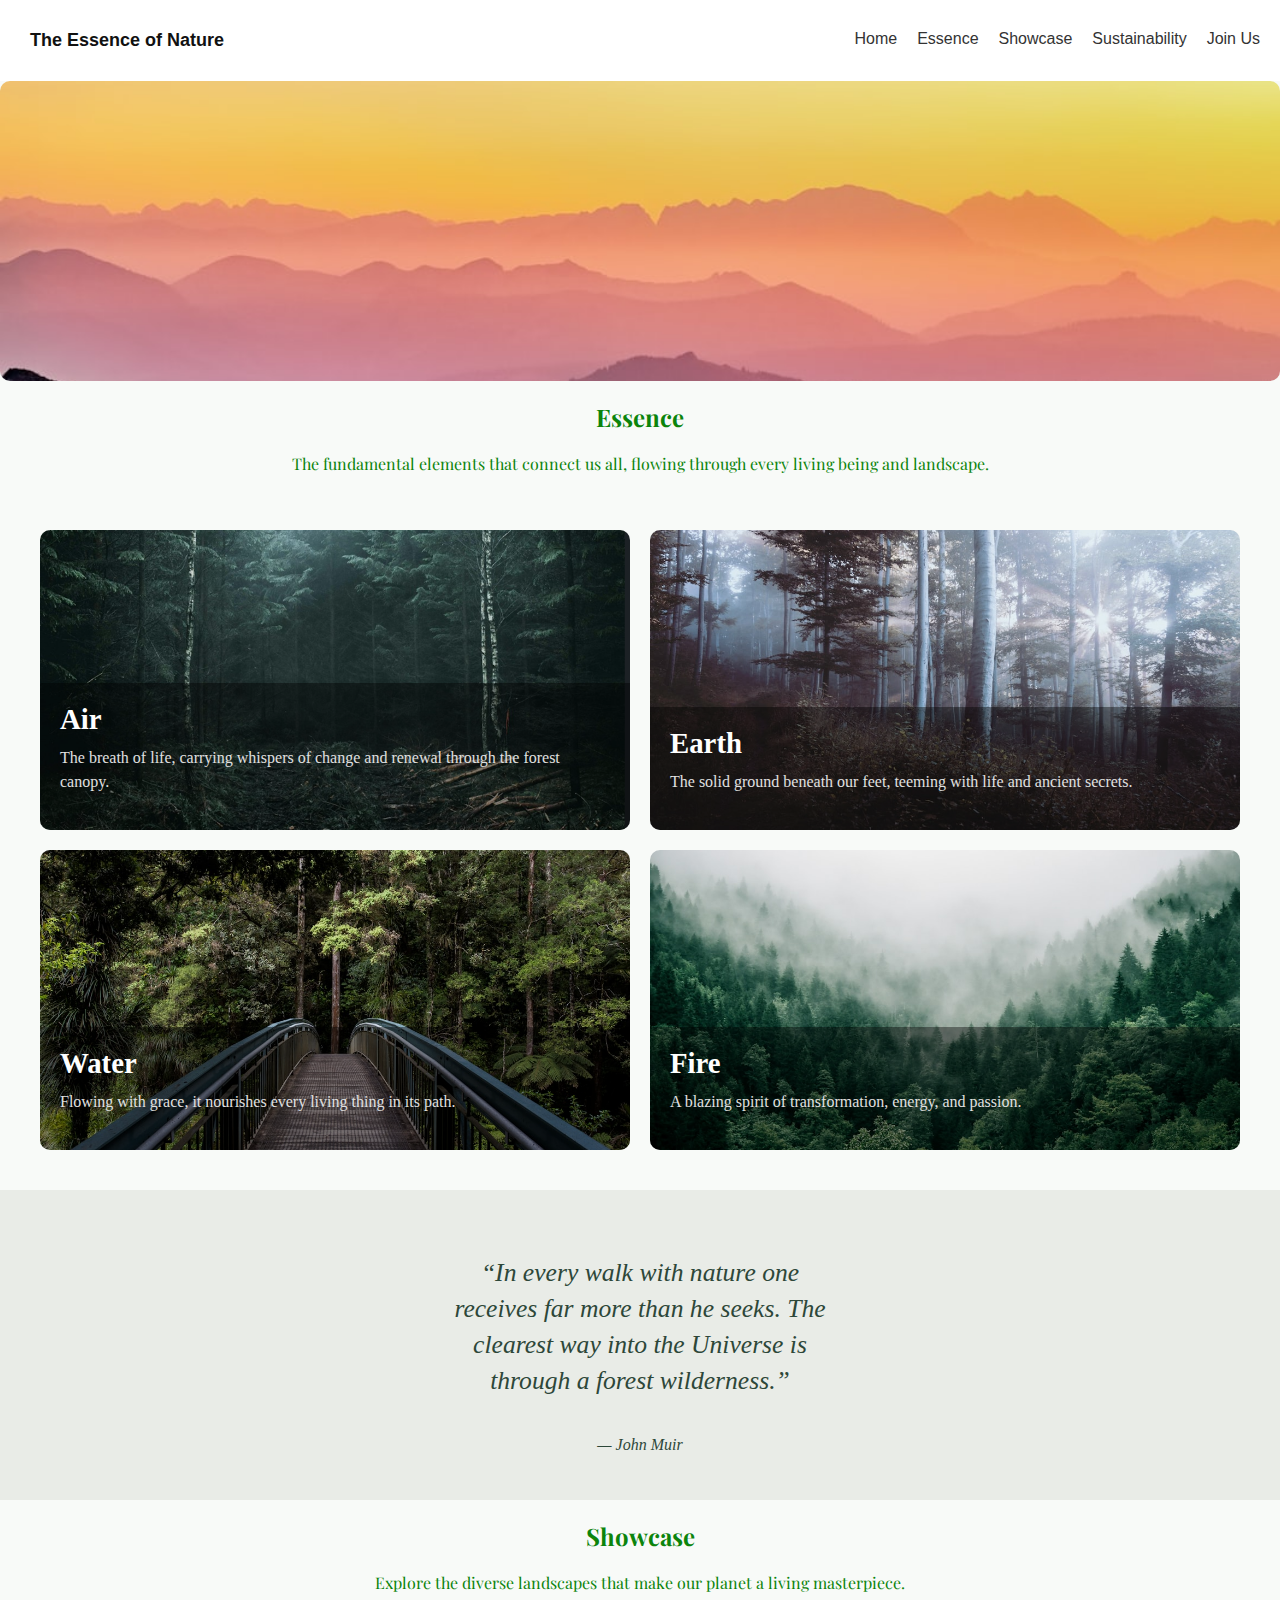
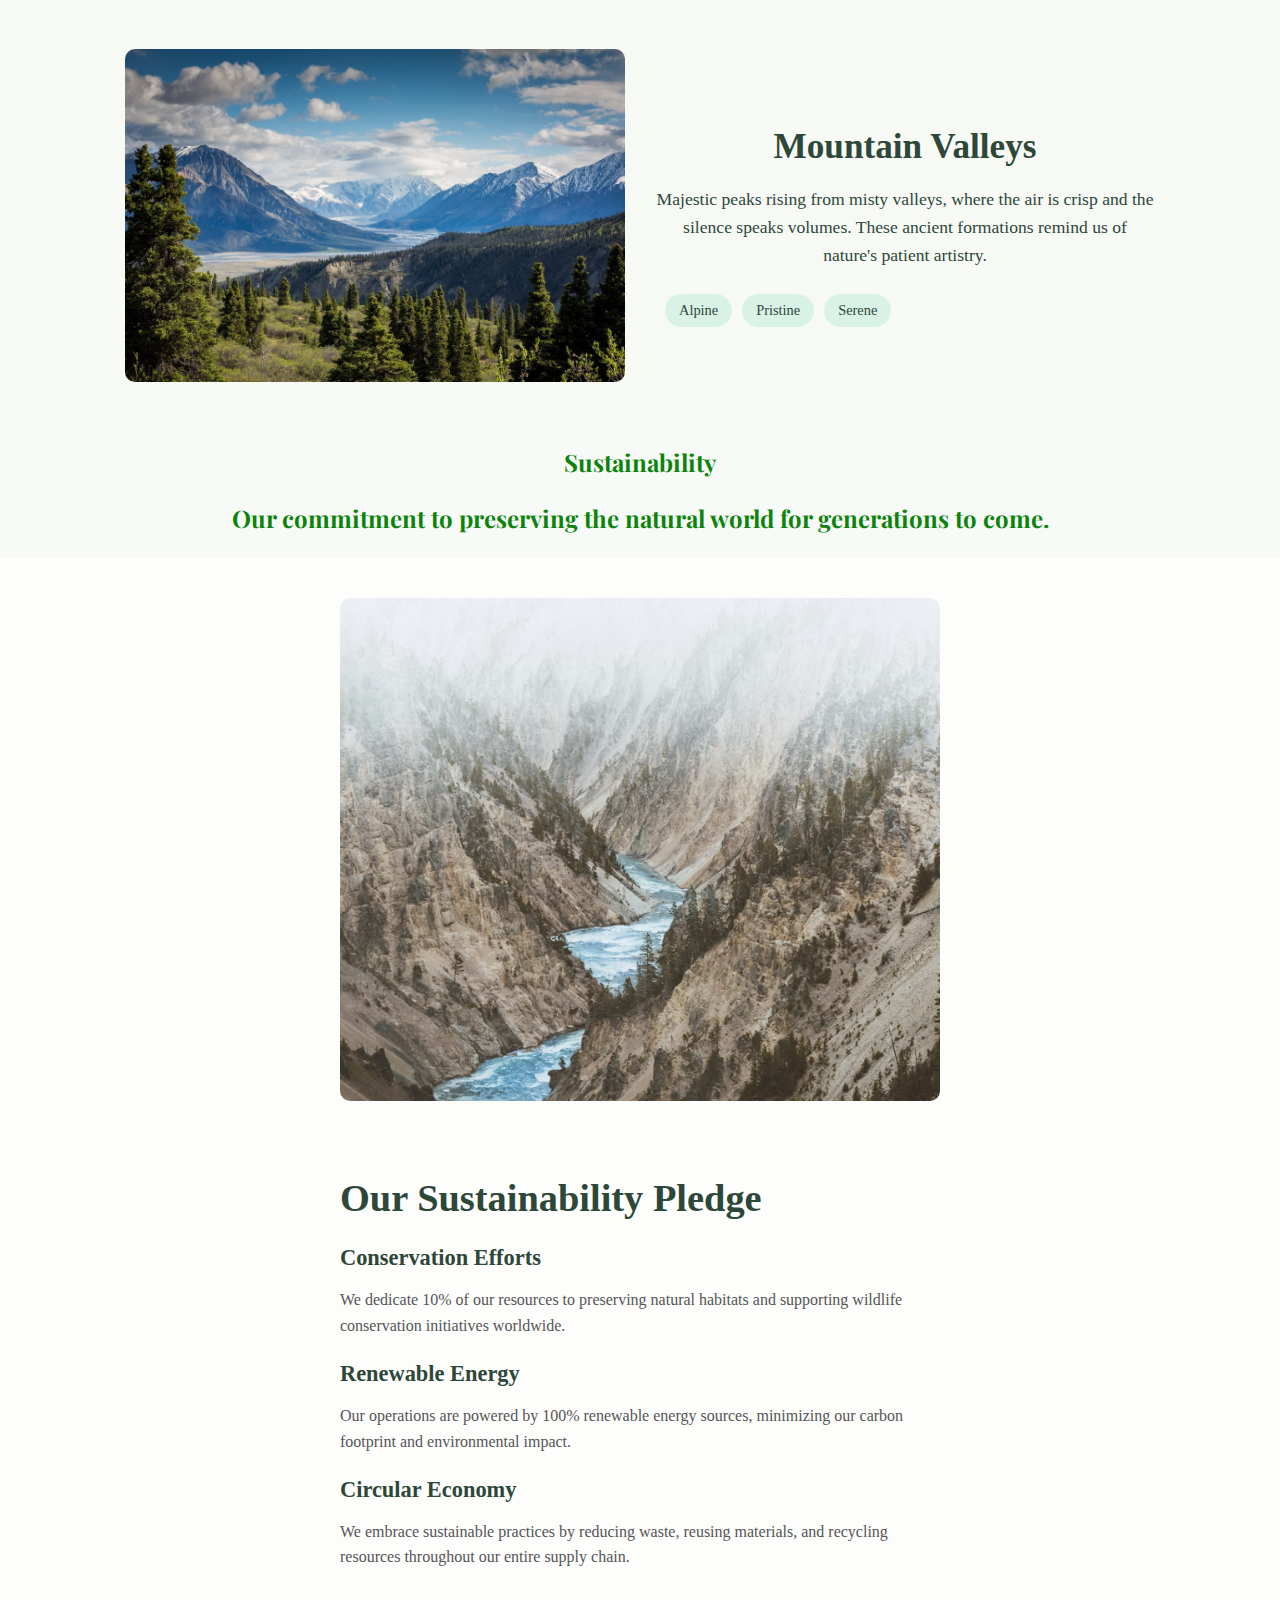
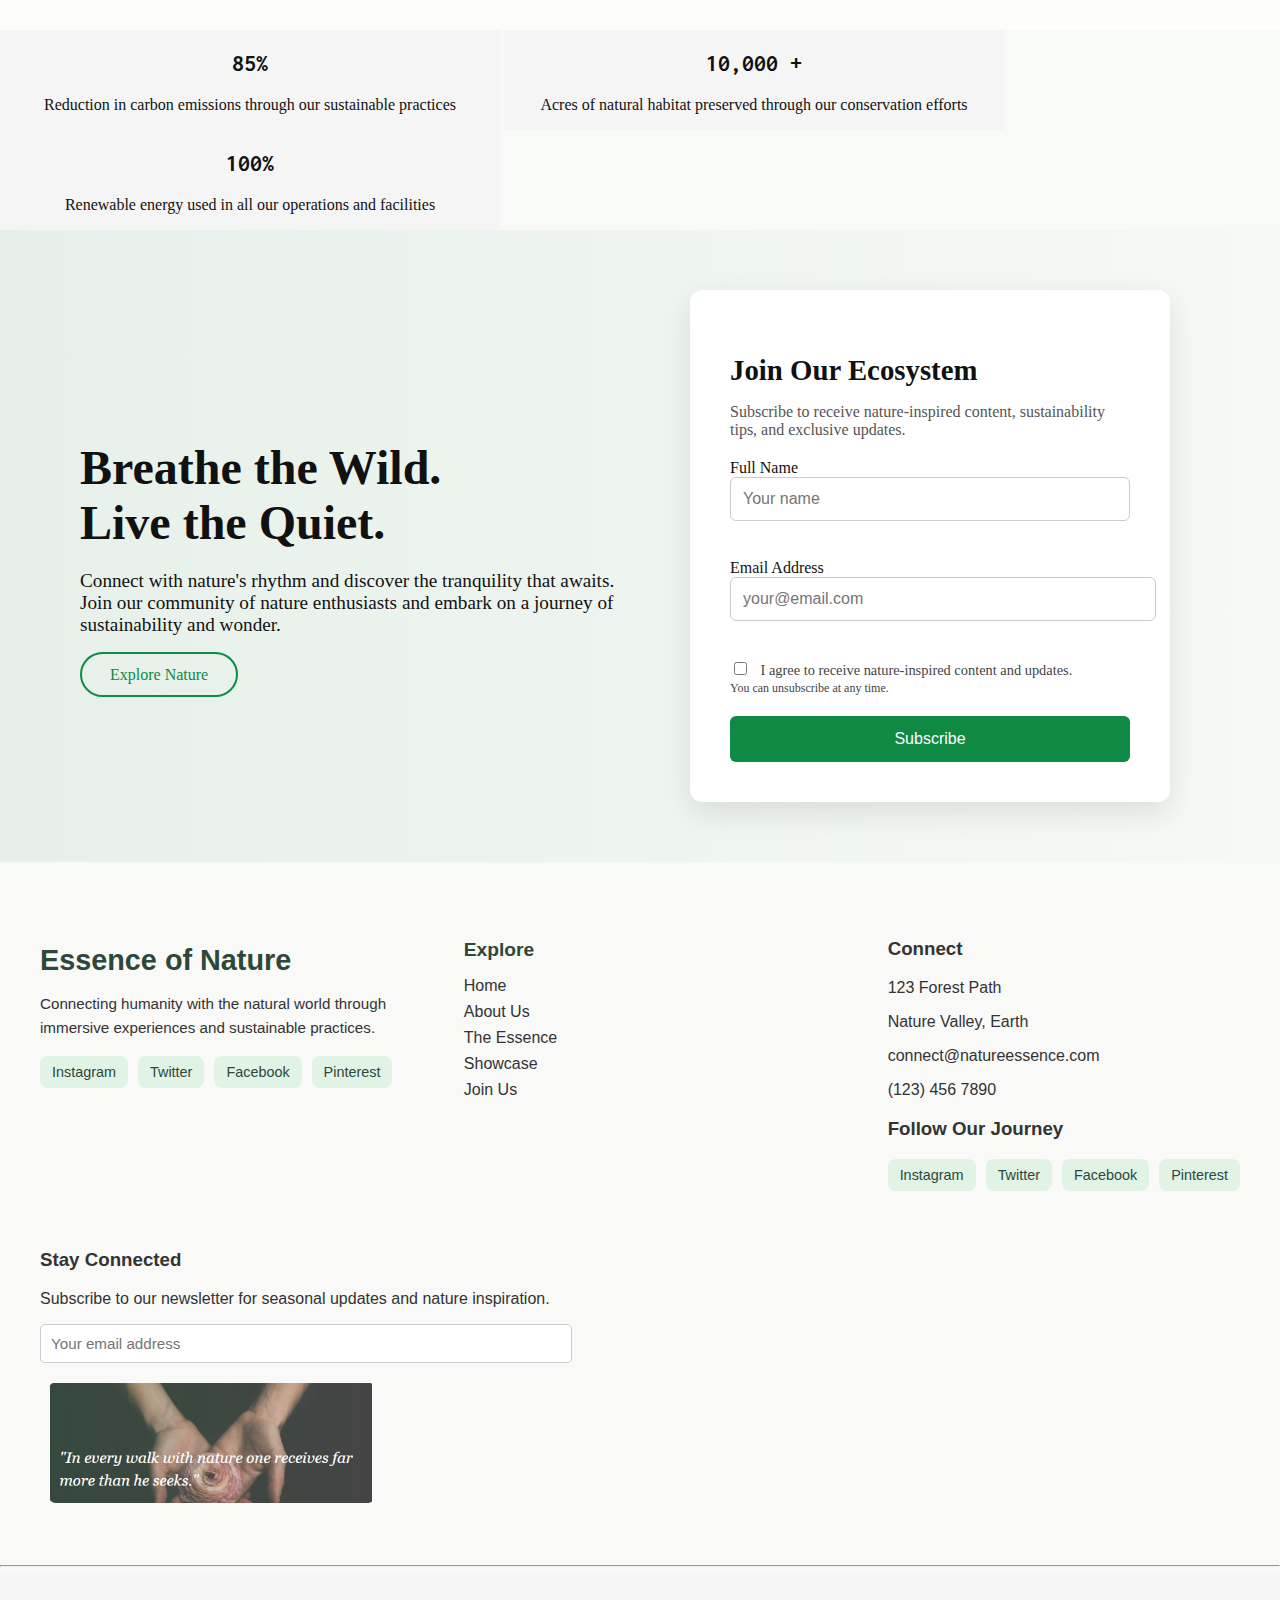
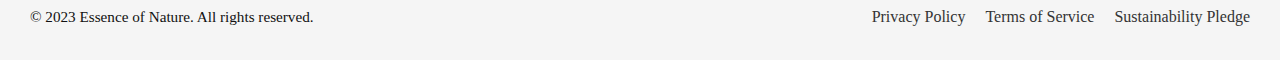
<file: index.html>
<!DOCTYPE html>
<html lang="en">
<head>
    <meta charset="UTF-8">
    <meta name="viewport" content="width=device-width, initial-scale=1.0">
    <style>
  @import url('https://fonts.googleapis.com/css2?family=Playfair+Display:ital,wght@0,400..900;1,400..900&display=swap');
  @import url('https://fonts.googleapis.com/css2?family=Inconsolata:wght@200..900&display=swap');
  </style>
    <div > 
      <div class="navbar ">
      <div class="titclass ">The Essence of Nature</div>
      <div class="nav-content">
        <a href="#Home"> Home </a>
        <a href="#Essence"> Essence </a>
        <a href="#Showcase">Showcase</a>
        <a href="#Sustainability">Sustainability</a>
        <a href="#Join Us">Join Us</a>
      </div>
    </div>
    </div>
    <div id="#Home"class ="home">
    <link rel="stylesheet" type="text/css" href="style1.css">
    <title> The Essence of Nature </title>
    <div class="element-card" style="background-image: url('Home\ Page\ Image.jpg');>
    <div class="element-over">
    </div>
  </div>

</section>
</head>
<body>
<div id = "#Essence" class = "playfair-display-uniquifier">
<h2> Essence </h2>
<p id="t1">The fundamental elements that connect us all, flowing through every living being and landscape.</p>
</div>
 <div class="element-grid">
    <div class="element-card" style="background-image: url('Air.png');">
      <div class="element-overlay">
        <h2> Air </h2>
        <p>The breath of life, carrying whispers of change and renewal through the forest canopy.</p>
      </div>
    </div>

    <div class="element-card" style="background-image: url('Earth.jpg');">
      <div class="element-overlay">
        <h2>Earth </h2>
        <p>The solid ground beneath our feet, teeming with life and ancient secrets.</p>
      </div>
    </div>

    <div class="element-card" style="background-image: url('Water.jpg');">
      <div class="element-overlay">
        <h2 >Water </h2>
        <p>Flowing with grace, it nourishes every living thing in its path.</p>
      </div>
    </div>

    <div class="element-card" style="background-image: url('Fire.jpg');">
      <div class="element-overlay">
        <h2>Fire </h2>
        <p>A blazing spirit of transformation, energy, and passion.</p>
      </div>
    </div>
  </div>
<section class="quote-section">
    <blockquote>
      <p><em>“In every walk with nature one receives far more than he seeks. The clearest way into the Universe is through a forest wilderness.”</em></p>
      <cite>— John Muir</cite>
    </blockquote>
  </section>
<div id="#Showcase" class = "playfair-display-uniquifier">
<h2> Showcase </h2>
<p id="t1"> Explore the diverse landscapes that make our planet a living masterpiece.</p>
</div>
<section class="valley-section">
    <div class="image-container">
      <img src="Mountain Valley.jpg" alt="Mountain Valleys">
    </div>
    <div class="text-container">
      <h2>Mountain Valleys</h2>
      <p>
        Majestic peaks rising from misty valleys, where the air is crisp and the silence speaks volumes.
        These ancient formations remind us of nature's patient artistry.
      </p>
      <div class="tags">
        <span>Alpine</span>
        <span>Pristine</span>
        <span>Serene</span>
      </div>
    </div>
  </section>
<div id="#Sustainability" class ="playfair-display-uniquifier">
<h2> Sustainability <h2>
<p id="t1"> Our commitment to preserving the natural world for generations to come.</p>
</div>
<section class="sustainability-section">
    <div class="sustainability-image">
      <img src="Sustainability.png" alt="Sustainability Image">
    </div>
    <div class="sustainability-text">
      <h2>Our Sustainability Pledge</h2>

      <div class="pledge-item">
        <h3>Conservation Efforts</h3>
        <p>We dedicate 10% of our resources to preserving natural habitats and supporting wildlife conservation initiatives worldwide.</p>
      </div>

      <div class="pledge-item">
        <h3>Renewable Energy</h3>
        <p>Our operations are powered by 100% renewable energy sources, minimizing our carbon footprint and environmental impact.</p>
      </div>

      <div class="pledge-item">
        <h3>Circular Economy</h3>
        <p>We embrace sustainable practices by reducing waste, reusing materials, and recycling resources throughout our entire supply chain.</p>
      </div>
    </div>
  </section>
<div class = "box">
<div class="first-box"> 
<h2 class ="inconsolata-uniquifier"> 85% </h2>
Reduction in carbon emissions through our sustainable practices </div>
<div class="second-box"> 
<h2  class ="inconsolata-uniquifier"> 10,000 +  </h2>
Acres of natural habitat preserved through our conservation efforts </div>
<div class="third-box">
<h2  class ="inconsolata-uniquifier"> 100% </h2>
Renewable energy used in all our operations and facilities </div>
</div>
<section class="hero">
    <div class="hero-left">
      <h1>Breathe the Wild.<br>Live the Quiet.</h1>
      <p>
        Connect with nature's rhythm and discover the tranquility that awaits.
        Join our community of nature enthusiasts and embark on a journey of
        sustainability and wonder.
      </p>
      <a href="#" class="explore-btn">Explore Nature</a>
    </div>

    <div class="hero-right">
      <div class="form-box">
        <h2>Join Our Ecosystem</h2>
        <p>
          Subscribe to receive nature-inspired content, sustainability tips, and
          exclusive updates.
        </p>
        <form>
          <label>Full Name</label>
          <input type="text" placeholder="Your name" required />
          <br>
          <label>Email Address</label>
          <input type="email" placeholder="your@email.com" required />
          <br>
          <label class="checkbox">
            <input type="checkbox" required />
            I agree to receive nature-inspired content and updates.<br />
            <small>You can unsubscribe at any time.</small>
          </label>
          <button type="submit">Subscribe </button>
        </form>
      </div>
    </div>
  </section>
<div> 
<br>
</div>
<footer class="main-footer">
  <div class="footer-column">
    <h2>Essence of Nature</h2>
    <p>Connecting humanity with the natural world through immersive experiences and sustainable practices.</p>
    <div class="social-links">
      <a href="#">Instagram</a>
      <a href="#">Twitter</a>
      <a href="#">Facebook</a>
      <a href="#">Pinterest</a>
    </div>
  </div>

  <div class="footer-column">
    <h3>Explore</h3>
    <ul>
      <li><a href="#">Home</a></li>
      <li><a href="#">About Us</a></li>
      <li><a href="#">The Essence</a></li>
      <li><a href="#">Showcase</a></li>
      <li><a href="#">Join Us</a></li>
    </ul>
  </div>

  <div class="contact-section">
  <h3>Connect</h3>
  <p>123 Forest Path</p>
  <p>Nature Valley, Earth</p>
  <p>connect@natureessence.com</p>
  <p>(123) 456 7890</p>

  <h3>Follow Our Journey</h3>
  <div class="social-links">
    <a href="#">Instagram</a>
    <a href="#">Twitter</a>
    <a href="#">Facebook</a>
    <a href="#">Pinterest</a>
  </div>
</div>
  <div>
    <h3>Stay Connected</h3>
    <p>Subscribe to our newsletter for seasonal updates and nature inspiration.</p>
    <form>
      <input type="email" placeholder="Your email address">
    </form>
   <div class = "quote">
   <img src = "Quotes After Stay Connected.png"  Quotes after Stay Connected" height="120"/></div>
</div>
</footer>
<hr>
<footer class="footer-column">
  <div class="footer-container">
    <div class="footer-left">
      <p>&copy; 2023 Essence of Nature. All rights reserved.</p>
    </div>
    <div class="footer-right">
      <a href="#">Privacy Policy</a>
      <a href="#">Terms of Service</a>
      <a href="#">Sustainability Pledge</a>
    </div>
  </div>
</footer>
</body>
</html>
</file>
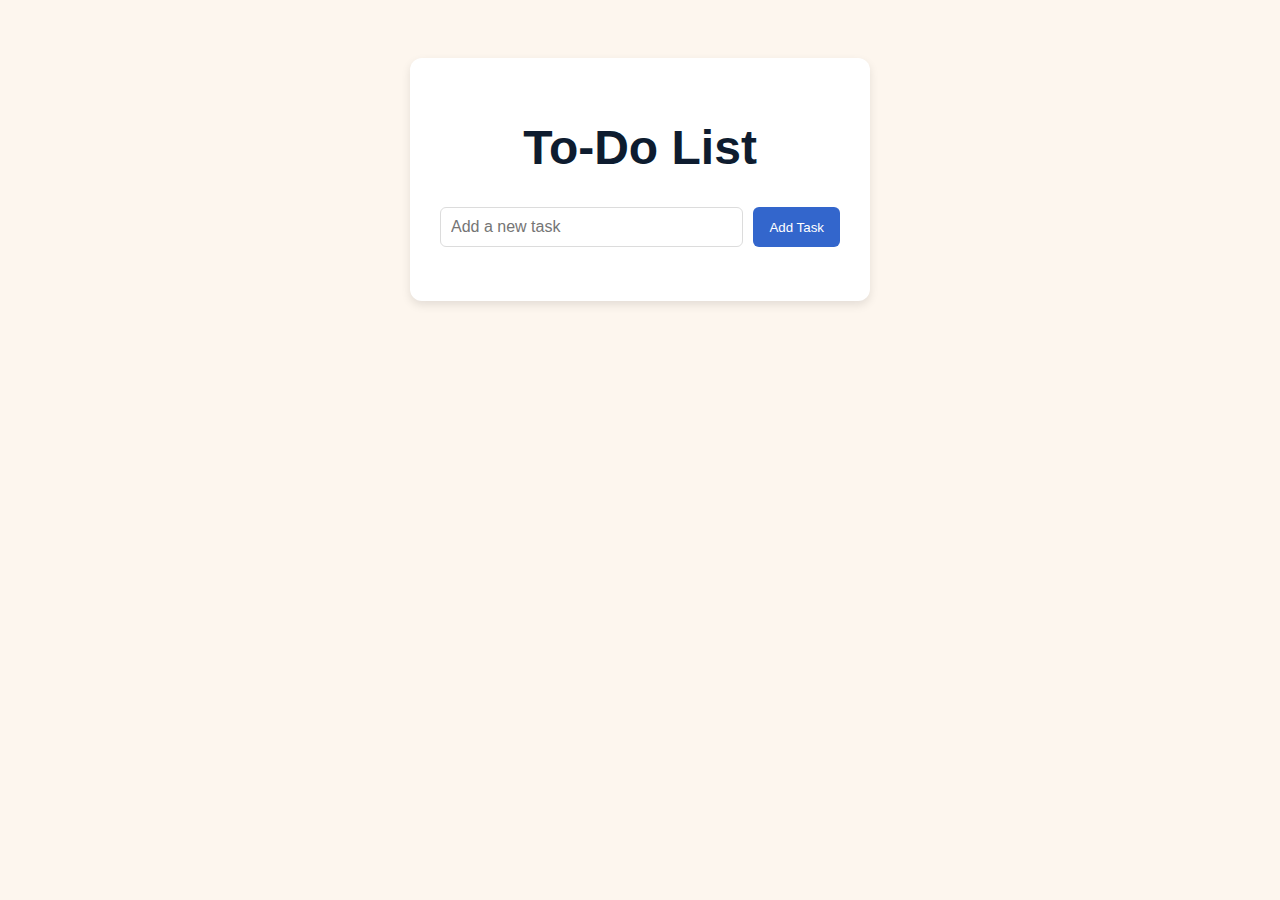
<file: TO-DO-LIST APP/index.html>
<!DOCTYPE html>
<html lang="en">
<head>
  <meta charset="UTF-8" />
  <meta name="viewport" content="width=device-width, initial-scale=1.0"/>
  <title>To-Do List</title>
  <link rel="stylesheet" href="style.css"/>
</head>
<body>
  <div class="todo-container">
    <h1>To-Do List</h1>
    <div class="input-section">
      <input type="text" id="taskInput" placeholder="Add a new task" />
      <button id="addTaskBtn">Add Task</button>
    </div>
    <ul id="taskList"></ul>
  </div>
  
  <script src="script.js"></script>
</body>
</html>
</file>
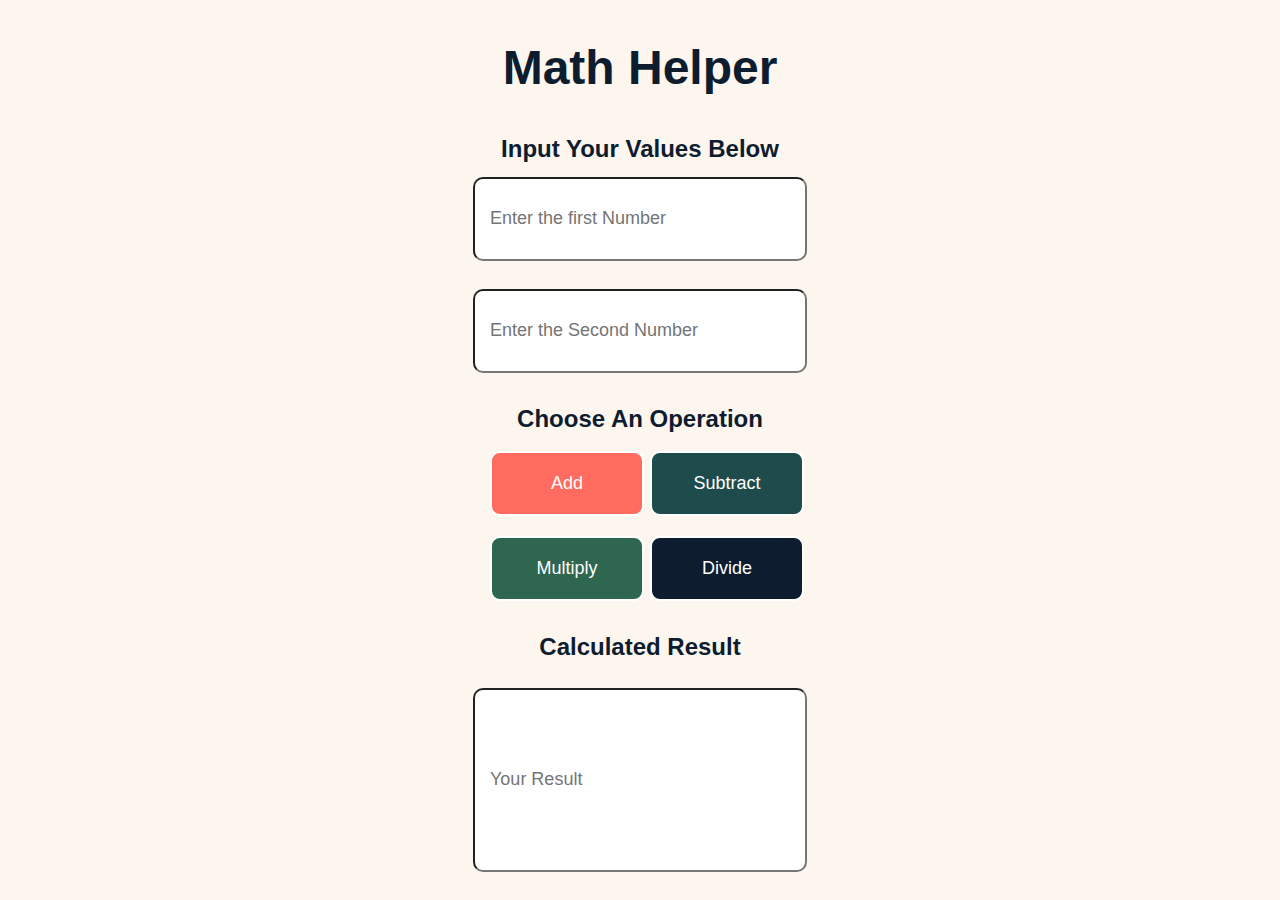
<file: Calculator.html>
<!DOCTYPE html>
<html lang="en">
<head>
    <meta charset="UTF-8">
    <meta name="viewport" content="width=device-width, initial-scale=1.0">
    <title> Math Helper </title>
    <link rel = "stylesheet" href="style2.css">
</head>
<body>
   <div>
  <div class="header">
 <div class = "heading">
   <h2> Math Helper </h2>
   </div> 
  <div class = "head">
    <label> Input Your Values Below </label>
    </div>
   <div class = "input">
  <input id = "num1" type="number" placeholder = "Enter the first Number" required class="input1"/>
   </div>
   <div class = "input">
   <input id = "num2" type="number" placeholder = "Enter the Second Number" required class="input2" />
   </div>
   <br>
   <div class = "head">
    <label> Choose an Operation </label>
    </div>
   <br>
   <div class="grid-container">
  <div class="grid-item"><button class="add-btn">Add</button></div>
  <div class="grid-item"><button class="subtract-btn">Subtract</button></div>
  <div class="grid-item"><button class="multiply-btn">Multiply</button></div>
  <div class="grid-item"><button class="divide-btn">Divide</button></div>
  </div>
    <br>
   <footer>
   <div class = "result">
    <div class = "head">
    <label> Calculated Result </label>
    </div>
    <br>
    <div>
    <input id = "result-one"  placeholder = "Your Result" class="text" /></div>
  </div>
   </footer> 
</div>
<script src="script.js"></script>
</body>
</html>
</file>
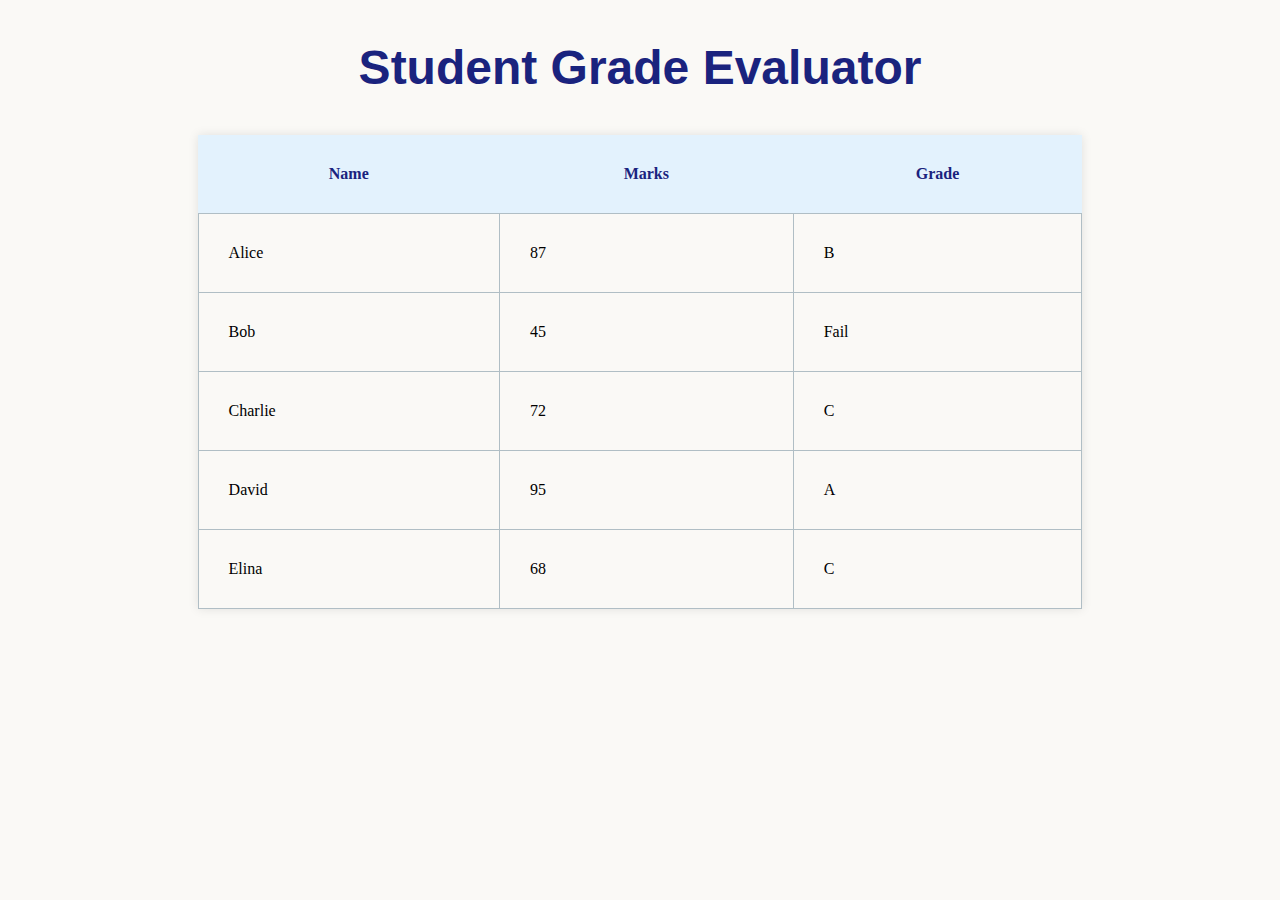
<file: Grade Evaluator.html>
<!DOCTYPE html>
<html lang="en">
<head>
    <meta charset="UTF-8">
    <meta name="viewport" content="width=device-width, initial-scale=1.0">
    <title> Student Grade Evaluator </title>
     <link rel = "stylesheet" href="style3.css">
</head>
<body>
<div>
 <div class = "heading">
   <h2> Student Grade Evaluator </h2>
   </div> 
<table>
    <thead>
      <tr>
        <th>Name</th>
        <th>Marks</th>
        <th>Grade</th>
      </tr>
    </thead>
    <tbody id="student-table-body">
    </tbody>
  </table>
<div>
<script src="script1.js"></script>
</body>
</html>
</file>
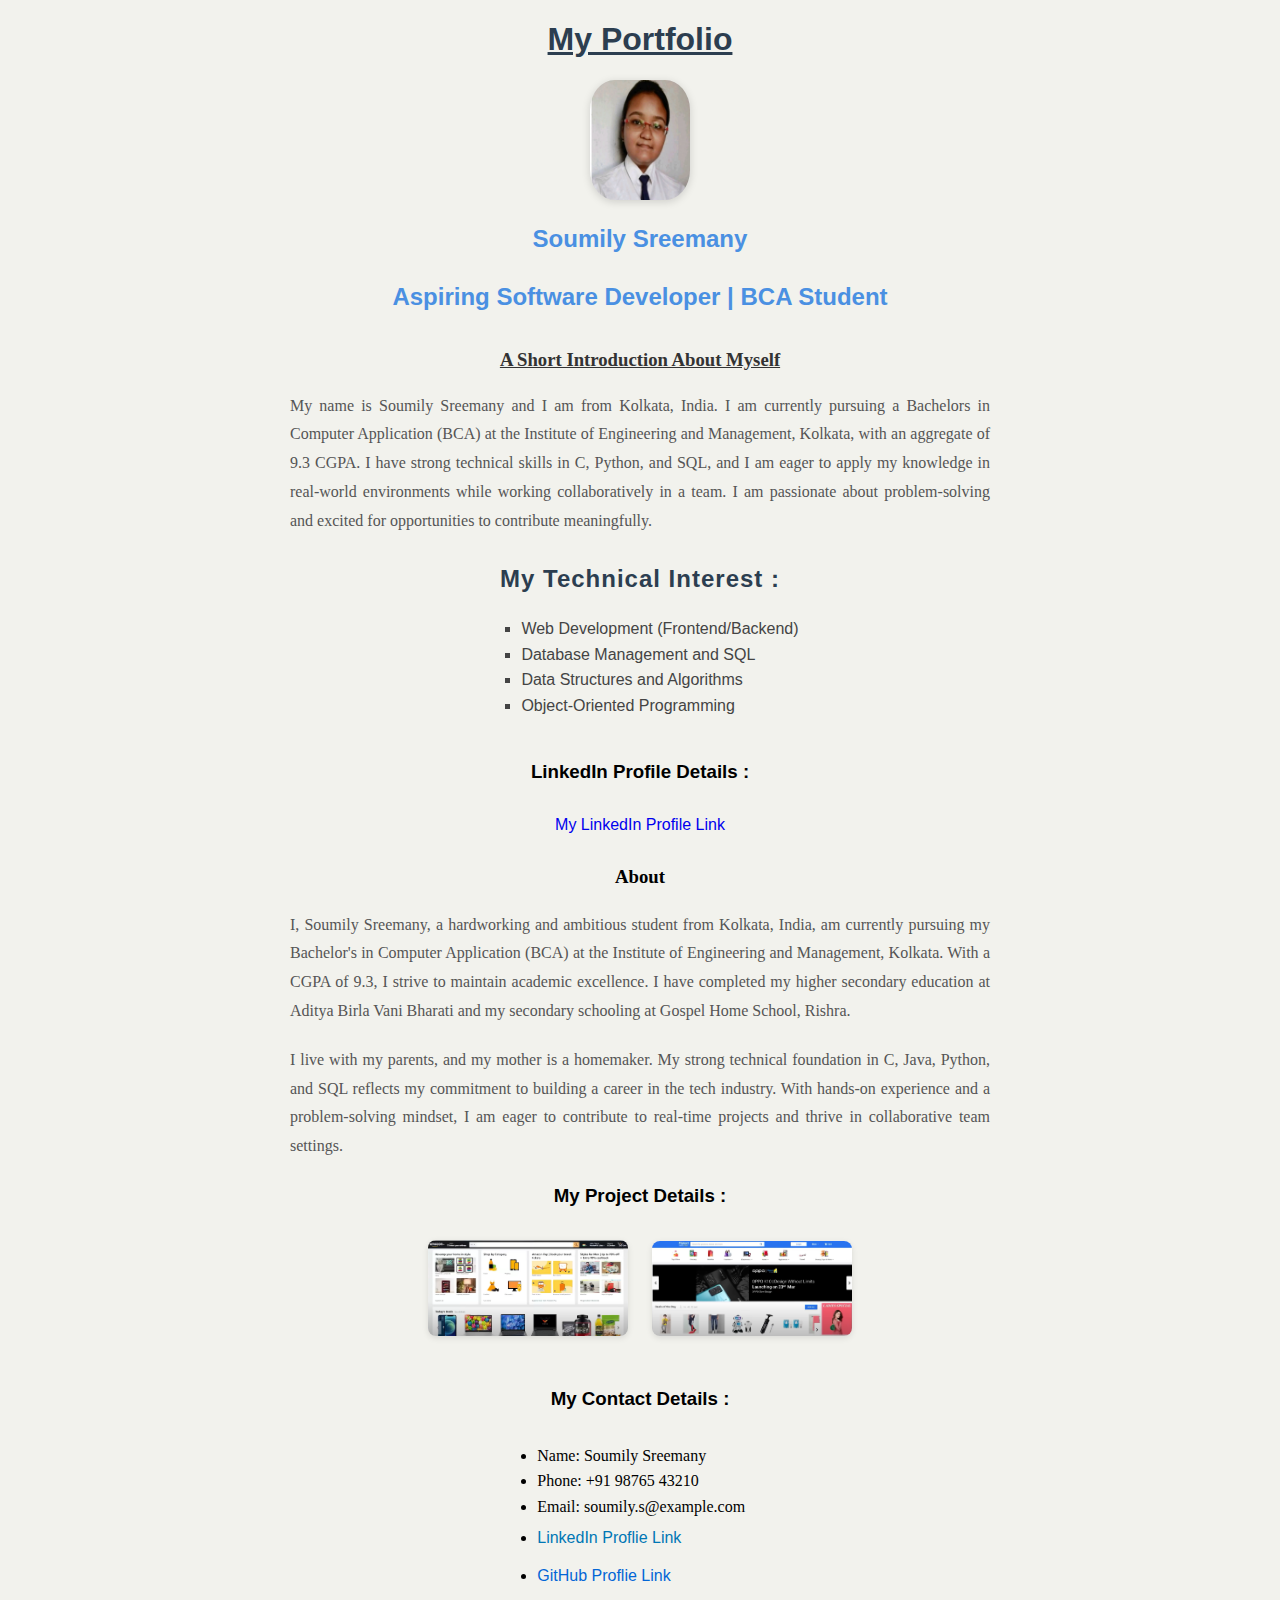
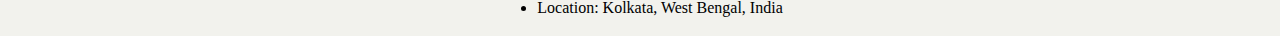
<file: My Portfolio.html>
<!DOCTYPE html>
<html>
<head>
  <link rel="stylesheet" href ="./style.css">
  <style>
    .center-content {
      text-align: center;
    }

    .tech-list {
      text-align: left;
      display: inline-block; 
      margin-top: 0.5em;
    }

    .center-section {
      text-align: center;
    }
    .center-section  {
      text-align: center;
    }

    .center-section p {
      max-width: 700px;
      margin: auto;
    }

    .about-section {
        text-align: justify;
      max-width: 700px;
      margin: auto;
    }

    .contact-section {
      text-align: center;
      margin-top: 30px;
    }

    .contact-list {
      display: inline-block;  
      text-align: left;       
      margin-top: 10px;
    }
    
    @import url('https://fonts.googleapis.com/css2?family=Open+Sans:ital,wght@0,300..800;1,300..800&display=swap');
    @import url('https://fonts.googleapis.com/css2?family=Inter:ital,opsz,wght@0,14..32,100..900;1,14..32,100..900&display=swap');
    @import url('https://fonts.googleapis.com/css2?family=Roboto+Slab:wght@100..900&display=swap');
    @import url('https://fonts.googleapis.com/css2?family=Outfit:wght@100..900&display=swap');
    @import url('https://fonts.googleapis.com/css2?family=Roboto+Slab:wght@100..900&display=swap');
  </style>
</head>
<body>
<link rel = "stylesheet" href="style.css">
  <div class="center-content">
    <h1 class="open-sans-uniquifier"> My Portfolio </h1>
    <img src="My Photo.jpeg" alt="My Photo" height="100"  class="profile-photo" />
    <h2> Soumily Sreemany </h2>
    <h2> Aspiring Software Developer | BCA Student </h2>
    <div class="center-section">
      <h3 id = "one">A Short Introduction About Myself</h3>
      <p id ="two">
        My name is Soumily Sreemany and I am from Kolkata, India. I am currently pursuing a Bachelors in Computer Application (BCA) at the Institute of Engineering and Management, Kolkata, with an aggregate of 9.3 CGPA. I have strong technical skills in C, Python, and SQL, and I am eager to apply my knowledge in real-world environments while working collaboratively in a team. I am passionate about problem-solving and excited for opportunities to contribute meaningfully.
      </p>
    </div>

    <h3 id = "interest"> My Technical Interest : </h3>
    <ul class="tech-list">
      <li>Web Development (Frontend/Backend)</li>
      <li>Database Management and SQL</li>
      <li>Data Structures and Algorithms</li>
      <li>Object-Oriented Programming</li>
    </ul>

    <h3 class=".inter-uniquifier">LinkedIn Profile Details :</h3>
    <a href = "https://www.linkedin.com/in/soumily-sreemany-b58ba7290 "  class="profile" target="_blank">My LinkedIn Profile Link</a>

    <h3 class="roboto-slab-uniquifier"> About </h3>
    <div class="about-section">
      <p id ="three">
        I, Soumily Sreemany, a hardworking and ambitious student from Kolkata, India, am currently pursuing my Bachelor's in Computer Application (BCA) at the Institute of Engineering and Management, Kolkata. With a CGPA of 9.3, I strive to maintain academic excellence. I have completed my higher secondary education at Aditya Birla Vani Bharati and my secondary schooling at Gospel Home School, Rishra.
      </p>
      <p id = "four">
        I live with my parents, and my mother is a homemaker. My strong technical foundation in C, Java, Python, and SQL reflects my commitment to building a career in the tech industry. With hands-on experience and a problem-solving mindset, I am eager to contribute to real-time projects and thrive in collaborative team settings.
      </p>
    </div>
    <h3 class = "outfit-uniquifier"> My Project Details : </h3>
    <div class="project-gallery">
      <img src="Amazon Clone Project .png" alt="Amazon Clone Project" height="200" class="project-image" />
     <img src="Flipkart Clone Project .png"  alt="FlipKart Clone Project" height="200"  class="project-image"/>
    </div>
  </div>
  <div class="contact-section">
    <h3> My Contact Details :</h3>
    <ul class="contact-list">
      <li class = "roboto-slab-uniquifier">Name: Soumily Sreemany</li>
      <li class = "roboto-slab-uniquifier">Phone: +91 98765 43210</li>
      <li class = "roboto-slab-uniquifier">Email: soumily.s@example.com</li>
     <li><a href="https://www.linkedin.com/in/soumily-sreemany-b58ba7290" class="profile-link linkedin" target="_blank"> LinkedIn Proflie Link</a> </li>
     <li><a href="https://github.com/SoumilySreemany1 " class="profile-link github" target="_blank">GitHub Proflie Link</a></li>
      <li class = "roboto-slab-uniquifier">Location: Kolkata, West Bengal, India</li>
    </ul>
  </div>
</body>
</html>
</file>
<file: style1.css>
body {
  margin: 0;
  font-family: 'Georgia', serif;
  background-color: #f8faf8;
  color: #111;
}

.playfair-display-uniquifier {
  font-family: "Playfair Display", serif;
  font-optical-sizing: auto;
  font-weight: weight;
  font-style: normal;
  text-align: center;
  color: rgb(12, 132, 12);
}

.inconsolata-uniquifier {
  font-family: "Inconsolata", monospace;
  font-optical-sizing: auto;
  font-weight: weight;
  font-style: normal;
  font-variation-settings: "wdth" 100;
}

.titclass
{
  padding: 10px;
  font-weight: bold;
  font-size: large;
}


.navbar,
.navbar-content {
  display: flex;
  justify-content: space-between;
  gap: 40px;
  padding: 20px;
  background-color: white;
  font-family: Arial, sans-serif;
}

.nav-content {
  display: flex;
  width: 50%;
  gap: 20px;
  flex-wrap: wrap;
  justify-content: flex-end;
  font-size: large;
  padding-top: 10px;
}

.navbar a {
  text-decoration: none;
  color: #333;
  font-size: 16px;
}

.hero {
  display: flex;
  justify-content: space-between;
  align-items: center;
  padding: 60px 80px;
  background: linear-gradient(to right, #e6f0e9, #f6f9f6);
  background-repeat: no-repeat;
  background-position: right;
  background-size: contain;
}

.hero-left {
  flex: 1;
  padding-right: 40px;
}

.hero-left h1 {
  font-size: 3rem;
  margin-bottom: 20px;
  font-weight: bold;
}

.hero-left p {
  font-size: 1.2rem;
  margin-bottom: 30px;
  max-width: 550px;
}

.explore-btn {
  padding: 12px 28px;
  border: 2px solid #0f8a44;
  border-radius: 30px;
  background: transparent;
  color: #0f8a44;
  font-size: 1rem;
  text-decoration: none;
  transition: 0.3s ease;
}

.explore-btn:hover {
  background: #0f8a44;
  color: #fff;
}

.hero-right {
  flex: 1;
  display: flex;
  justify-content: center;
}

.element-grid {
  display: grid;
  grid-template-columns: repeat(2, 1fr);
  gap: 20px;
  padding: 40px;
}

.element-card {
  position: relative;
  height: 300px;
  background-size: cover;
  background-position: center;
  border-radius: 10px;
  overflow: hidden;
  display: flex;
  align-items: flex-end;
}

.element-overlay {
  background: rgba(0, 0, 0, 0.4);
  width: 100%;
  padding: 20px;
  box-sizing: border-box;
}

.element-overlay h2 {
  margin: 0;
  font-size: 1.8rem;
  font-weight: bold;
  color: #ffffff;
}

.element-overlay p {
  margin-top: 10px;
  font-size: 1rem;
  line-height: 1.5;
  color: #e0e0e0;
}

.element-over {
  background: rgba(0, 0, 0, 0.4);
  width: 200%;
  padding: 40px;
  box-sizing: border-box;
}

.element-over h2 {
  margin: 0;
  font-size: 2.8rem;
  font-weight: bold;
  color: #ffffff;
  text-align: center;
}

.element-over p {
  margin-top: 10px;
  font-size: 3rem;
  line-height: 1.5;
  color: #e0e0e0;
  text-align: center;
}


.quote-section {
  background-color: #e9ece7;
  padding: 40px 20px;
  text-align: center;
}

blockquote {
  max-width: 400px;
  margin: 0 auto;
  color: #2d4739;
  font-size: 1.6rem;
  line-height: 1.4;
}

blockquote em {
  font-style: italic;
}

blockquote cite {
  display: inline;
  margin-top: 10px;
  font-size: 1rem;
  color: #2d4739;
  font-style: italic;
}

.valley-section {
  display: flex;
  align-items: center;
  justify-content: center;
  padding: 40px;
  gap: 30px;
  flex-wrap: wrap;
  background-color: #f7f9f5;
}

.image-container img {
  width: 500px;
  max-width: 100%;
  border-radius: 10px;
  object-fit: cover;
}

.text-container {
  max-width: 500px;
  color: #2d4739;
}

.text-container h2 {
  font-size: 2.2rem;
  margin-bottom: 10px;
  font-weight: bold;
  text-align: center;
}

.text-container p {
  font-size: 1.1rem;
  line-height: 1.6;
  margin-bottom: 15px;
  text-align: center;
}

.tags {
  padding: 10px;
  display: flex;
  gap: 10px;
  flex-wrap: wrap;
}

.tags span {
  background-color: #d9f2e6;
  padding: 8px 14px;
  border-radius: 20px;
  color: #2d4739;
  font-size: 0.9rem;
  text-align: center;
}

.sustainability-section {
  display: flex;
  flex-wrap: wrap;
  align-items: center;
  justify-content: center;
  gap: 40px;
  padding: 40px;
  background-color: #fdfdfc;
}

.sustainability-image img {
  max-width: 600px;
  width: 100%;
  border-radius: 10px;
  object-fit: cover;
}

.sustainability-text {
  max-width: 600px;
}

.sustainability-text h2 {
  font-size: 2.4rem;
  margin-bottom: 25px;
  color: #2d4739;
}

.pledge-item {
  margin-bottom: 20px;
}

.pledge-item h3 {
  font-size: 1.4rem;
  margin-bottom: 8px;
  color: #2d4739;
}

.pledge-item p {
  font-size: 1rem;
  color: #555;
  line-height: 1.6;
}


.first-box,
.second-box,
.third-box {
  height: 100px;
  width: 500px;
  background-color: #f5f5f5;
  text-align: center;
  display: inline-block;
  justify-content: space-between;
  flex-wrap: wrap;
}

@media(min-width:300px)
{
  .box{
    justify-content: space-between;
  };
}

.form-box {
  background: white;
  border-radius: 12px;
  padding: 40px;
  box-shadow: 0 10px 30px rgba(0, 0, 0, 0.1);
  max-width: 400px;
  width: 100%;
}

.form-box h2 {
  font-size: 1.8rem;
  margin-bottom: 10px;
}

.form-box p {
  margin-bottom: 20px;
  color: #555;
  font-size: 1rem;
}

.form-box form {
  display: flex;
  flex-direction: column;
}

.form-box input[type="text"],
.form-box input[type="email"] {
  padding: 12px;
  margin-bottom: 20px;
  border: 1px solid #ccc;
  border-radius: 6px;
  font-size: 1rem;
}

.checkbox {
  font-size: 0.9rem;
  margin-bottom: 20px;
  color: #444;
}

.checkbox input {
  margin-right: 10px;
}

.form-box button {
  padding: 14px;
  background: #0f8a44;
  color: white;
  border: none;
  border-radius: 6px;
  font-size: 1rem;
  cursor: pointer;
  transition: 0.3s;
}

.main-footer {
  display: flex;
  justify-content: space-between;
  flex-wrap: wrap;
  padding: 40px;
  background-color: #f9f9f7;
  font-family: Arial, sans-serif;
  color: #333;
  gap: 40px;
}

.footer-column {
  flex: 1;
  min-width: 220px;
}

.footer-column h2 {
  color: #2d4739;
  font-size: 1.8rem;
  margin-bottom: 10px;
}

.footer-column h3,
.footer-column h4 {
  color: #2d4739;
  font-size: 1.2rem;
  margin-bottom: 10px;
}

.footer-column p {
  font-size: 0.95rem;
  line-height: 1.6;
}

.footer-column ul {
  list-style: none;
  padding: 0;
}

.footer-column ul li {
  margin-bottom: 8px;
}

.footer-column ul li a {
  text-decoration: none;
  color: #333;
}
.footer-column button
{
  padding: 5px;
}
  .quote {
    max-width: 125px;
    flex-wrap: wrap;
    padding: 10px ;
  }



.social-links {
  margin-top: 15px;
  display: flex;
  flex-wrap: wrap;
  gap: 10px;
}

.social-links a {
  text-decoration: none;
  background-color: #e0f3e5;
  padding: 8px 12px;
  border-radius: 8px;
  color: #2d4739;
  font-size: 0.9rem;
}

form {
  margin-top: 15px;
  display: flex;
  flex-direction: column;
}

form input[type="email"] {
  padding: 10px;
  font-size: 0.95rem;
  border: 1px solid #ccc;
  border-radius: 5px;
  margin-bottom: 10px;
  width: 100%;
}

form button {
  padding: 10px;
  font-size: 0.95rem;
  background-color: #2d4739;
  color: white;
  border: none;
  border-radius: 5px;
  cursor: pointer;
}

.footer-container {
  display: flex;
  justify-content: space-between;
  align-items: center;
  padding: 15px 30px;
  background-color: #f5f5f5;
  flex-wrap: wrap;
}

.footer-left {
  flex: 1;
  text-align: left;
}

.footer-right {
  display: flex;
  gap: 20px;
  flex: 1;
  justify-content: flex-end;
}

.footer-right a {
  text-decoration: none;
  color: #333;
}


@media (max-width: 700px) {
  .hero {
    flex-direction: column;
    padding: 40px 20px;
  }

  .hero-left,
  .hero-right {
    padding: 0;
    width: 100%;
  }

  .hero-left {
    margin-bottom: 40px;
  }
}

@media (max-width: 800px) {
  .element-grid {
    grid-template-columns: 1fr;
  }
}
</file>
<file: TO-DO-LIST APP/style.css>
body {
 font-family: 'Poppins', 'Open Sans', 'Inter', sans-serif;
  background-color: #fdf6ee;
  display: flex;
  justify-content: center;
  padding: 50px;
  font-size: x-large;
}

.todo-container {
  background: white;
  padding: 30px;
  border-radius: 12px;
  box-shadow: 0 4px 10px rgba(0,0,0,0.1);
  width: 400px;
}

h1 {
  text-align: center;
  color: #0e1c2f;
}

.input-section {
  display: flex;
  gap: 10px;
  margin-bottom: 20px;
}

#taskInput {
  flex: 1;
  padding: 10px;
  font-size: 16px;
  border: 1px solid #dcdcdc;
  border-radius: 6px;
}

#addTaskBtn {
  background-color: #3366cc;
  color: white;
  border: none;
  padding: 10px 16px;
  border-radius: 6px;
  cursor: pointer;
}

#addTaskBtn:hover {
  background-color: #2a52a3;
}

ul {
  list-style-type: none;
  padding: 0;
}

li {
  display: flex;
  align-items: center;
  justify-content: space-between;
  background: #fff;
  border: 1px solid #e0e0e0;
  padding: 10px;
  margin-bottom: 10px;
  border-radius: 6px;
}

li.completed span {
  text-decoration: line-through;
  color: #999;
}

li span {
  flex: 1;
  margin-left: 10px;
}

button.delete {
  background-color: #f0f0f0;
  border: 1px solid #cccccc;
  border-radius: 4px;
  padding: 6px 10px;
  cursor: pointer;
}
</file>
<file: style2.css>
*{
    background-color:#fdf6ee ;
}
.heading
{
color:#0e1c2f;
text-align: center;
justify-content: center;
font-size: xx-large;
font-family: 'Poppins', 'Open Sans', 'Inter', sans-serif;
}
.input
{
    text-align: center;
    justify-content: center;
    font-size: x-large;
    padding: 14px;
}

#num1
{
  height: 50px; 
  width: 300px;
  font-size: 18px; 
  padding: 15px;
  border-radius: 10px;
  cursor: pointer; 
  background-color: white;  
}
#num2
{
  height: 50px; 
  width: 300px;
  font-size: 18px; 
  padding: 15px;
  border-radius: 10px;
  cursor: pointer; 
  background-color: white;  
}
.head
{
color:#0e1c2f;
text-align: center;
justify-content: center;
font-size: x-large;
text-transform: capitalize;
font-family: 'Poppins', 'Open Sans', 'Inter', sans-serif;
font-weight: bold;  
}
.grid-container
{
  display: grid;
  grid-template-columns:repeat(2,1fr);
  gap:20px;
  margin: auto;
  width: 300px;
}
.grid-item {
  text-align: center;
}
button {
  width: 110%;
  padding: 20px;
  font-size: 18px;
  font-family: 'Poppins', 'Open Sans', 'Inter', sans-serif;
  border: 2px solid;
  border-radius: 10px;
  cursor: pointer;
}
.add-btn
{
  background-color: #ff6b5e;
  color: white;
}
.subtract-btn
{
  background-color:	#1e4b4b;
  color: white;
}
.multiply-btn
{
  background-color:#2e6650;
  color: white;
}
.divide-btn
{
  background-color: #0e1c2f;
  color: white;
}

.result
{
  text-align: center;
  justify-content: center;
  font-size: x-large;
  padding: 14px;
}
#result-one
{
  height:150px; 
  width: 300px;
  font-size: 18px; 
  padding: 15px;
  border-radius: 10px;
  cursor: pointer; 
  background-color: white; 
}
.head label
{
  text-align: left;
}
</file>
<file: style3.css>
*{
    background-color:#FAF9F6;
}
.heading
{
color:#1A237E;
text-align: center;
justify-content: center;
font-size: xx-large;
font-family: 'Poppins', 'Open Sans', 'Inter', sans-serif;
}
h1 {
  color: #1A237E;
}

table {
  margin: auto;
  border-collapse: collapse;
  width: 70%;
  box-shadow: 0 0 10px rgba(0, 0, 0, 0.1);
}

th {
  background-color: #E3F2FD;
  color: #1A237E;
  padding: 30px;
}

td {
  padding: 30px;
  border: 1px solid #B0BEC5;
}
</file>
<file: style.css>
* {
  background-color: #f2f2ed;
}
body {
  font-family: "Open Sans", sans-serif;
  margin: 0;
  padding: 0 20px;
  line-height: 1.6;
}
h1 {
  color: #2c3e50;
  text-transform: capitalize;
  text-decoration: underline;
  line-height: 1.2;
  text-align: center;
  margin-top: 20px;
}
h2 {
  font-family: 'Franklin Gothic Medium', 'Arial Narrow', Arial, sans-serif;
  color: #4a90e2;
  font-weight: 600;
  text-align: center;
  margin-bottom: 20px;
}
#one {
  font-family: 'Times New Roman', Times, serif;
  color: #333;
  text-transform: capitalize;
  font-weight: 600;
  line-height: 1.4;
  text-decoration: underline;
  text-align: center;
  margin-top: 30px;
}
#two, #three, #four {
  font-family: Georgia, 'Times New Roman', Times, serif;
  color: #555;
  font-size: 16px;
  line-height: 1.8;
  text-align: justify;
  margin-bottom: 20px;
}

.profile-photo {
  width: 100px;
  height: 120px;
  object-fit: cover;
  border-radius: 25%;
  box-shadow: 0 2px 8px rgba(0, 0, 0, 0.15);
  margin: 20px auto;
  display: block;
}

#interest {
  color: #2c3e50;
  font-size: 24px;
  font-weight: 600;
  text-transform: capitalize;
  letter-spacing: 1px;
  margin-bottom: 10px;
  text-align: center;
}

.tech-list {
  list-style-type: square;
  padding-left: 40px;
  color: #444;
  font-size: 16px;
  line-height: 1.6;
  margin-bottom: 20px;
}
.outfit-uniquifier {
  font-family: "Outfit", sans-serif;
  font-optical-sizing: auto;
  font-weight: weight;
  font-style: normal;
}

.project-image {
  width: 200px;
  height: auto;
  border-radius: 8px;
  box-shadow: 0 2px 6px rgba(0, 0, 0, 0.1);
  margin: 10px;
}
a.profile, a.profile-link {
  text-decoration: none;
  font-weight: 500;
  display: inline-block;
  margin: 6px 0;
}
.linkedin {
  color: #0077b5;
}

.github {
  color: #0366d6;
}
.roboto-slab-uniquifier {
  font-family: "Roboto Slab", serif;
  font-optical-sizing: auto;
  font-weight: weight;
  font-style: normal;
}
</file>
